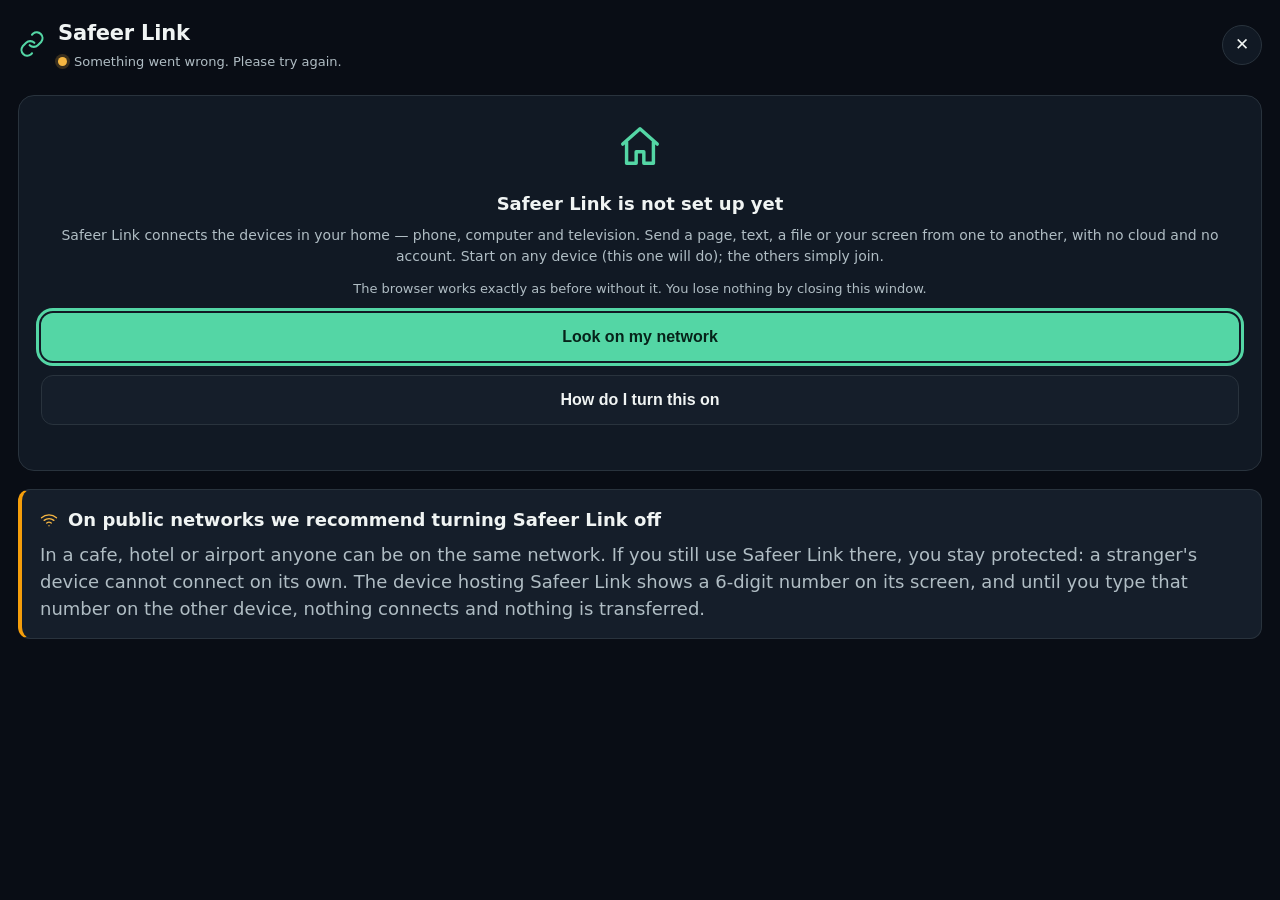
<file: assets/link/index.html>
<!doctype html>
<html lang="sl">
<head>
<meta charset="utf-8">
<meta name="viewport" content="width=device-width, initial-scale=1, viewport-fit=cover">
<title>Safeer Link</title>
<link rel="stylesheet" href="link.css">
<link rel="stylesheet" href="daljinec.css">
</head>
<body>

<!-- Vsa vidna besedila nosijo data-t; link.js jih napolni v jeziku uporabnika.
     Tu zapisana slovenscina je hkrati privzetek, ce bi se prevod kdaj izgubil. -->

<header class="glava">
  <div class="znak">
    <span class="logo"><svg viewBox="0 0 24 24" aria-hidden="true"><path d="M10 13a5 5 0 0 0 7 0l3-3a5 5 0 0 0-7-7l-1 1 M14 11a5 5 0 0 0-7 0l-3 3a5 5 0 0 0 7 7l1-1"/></svg></span>
    <div>
      <h1>Safeer Link</h1>
      <p class="stanjeVrstica">
        <span class="pika" id="pika"></span>
        <span id="podnaslov" data-t="preverjam">Preverjam …</span>
      </p>
    </div>
  </div>
  <button class="zapri" id="gumbZapri" aria-label="Zapri" data-t-naslov="zapri">✕</button>
</header>

<main>

  <!-- Vklop in izklop sta skupaj in na vrhu: kdor odpre Safeer Link, najprej odloca o tem. -->
  <div id="hubStikalo" hidden>
    <div class="stikaloVrstica">
      <button class="glavni" id="gumbHubVklopi" data-t="vklopiLink">Vklopi Safeer Link</button>
      <button class="drugotni" id="gumbHubIzklopi" data-t="izklopiLink">Izklopi Safeer Link</button>
    </div>
    <p class="opomba" id="opombaHubVklop"></p>
  </div>

  <!-- Stanje 4: sredisce tece v tem brskalniku (na televizorju, telefonu ali racunalniku). -->
  <section class="zaslon" id="zaslonHubTu" hidden>

    <div class="panel" id="panelPrijave" hidden>
      <h2 data-t="cakaPrijava">Naprava se želi povezati</h2>
      <ul class="seznam" id="seznamPrijav"></ul>
    </div>

    <div class="panel">
      <div class="vrsticaGlave">
        <h2 id="naslovHubTu">Ta naprava je središče</h2>
        <button class="drobniGumb" id="gumbHubOsvezi" data-t="osvezi">Osveži</button>
      </div>
      <p class="pojasnilo" data-t="tuPojasnilo">
        Naprave v domačem omrežju se povezujejo na to napravo. Ko se povežejo, si lahko med
        seboj pošiljajo strani, besedila, datoteke in zaslon.
      </p>
      <ul class="seznam" id="seznamHubNaprav"></ul>
      <p class="opomba" id="opombaHub"></p>
    </div>

  </section>

  <!-- Stanje 1: Huba ni -->
  <section class="zaslon" id="zaslonBrezHuba">
    <div class="kartica sredina">
      <div class="velikaIkona"><svg viewBox="0 0 24 24" aria-hidden="true"><path d="M3 11 12 3l9 8 M5 10v11h5v-6h4v6h5V10"/></svg></div>
      <h2 data-t="brezHubaNaslov">Safeer Link še ni vklopljen</h2>
      <p class="pojasnilo" data-t="brezHubaOpis">
        Safeer Link poveže tvoje naprave doma — telefon, računalnik in televizor. Z ene na
        drugo pošlješ stran, besedilo, datoteko ali zaslon, brez oblaka in brez računa.
        Ena naprava je središče (lahko tudi ta), ostale se povežejo nanjo.
      </p>
      <p class="pojasnilo drobno" data-t="brezHubaPomirilo">
        Brskalnik deluje povsem normalno tudi brez njega. Ničesar ne izgubiš, če to okno zapreš.
      </p>
      <button class="glavni" id="gumbPoisci" data-t="poisci">Poišči v mojem omrežju</button>
      <button class="drugotni" id="gumbNavodila" data-t="kakoDobim">Kako to vklopim</button>
      <p class="opomba" id="opombaIskanje"></p>
    </div>
  </section>

  <!-- Stanje 2: Hub je, a nas še ne pozna -->
  <section class="zaslon" id="zaslonSeznanitev" hidden>
    <div class="kartica sredina">
      <div class="velikaIkona"><svg viewBox="0 0 24 24" aria-hidden="true"><path d="M5 11h14v10H5z M8 11V7a4 4 0 0 1 8 0v4"/></svg></div>
      <h2 data-t="povežiNaslov">Poveži to napravo</h2>
      <p class="pojasnilo">
        <span data-t="hubNajdenNa">Safeer Link je na naslovu</span>
        <span class="poudarek" id="naslovHuba"></span>.
        <span data-t="zakajPotrditi">Da ti sme pošiljati in sinhronizirati, ga moraš enkrat potrditi.</span>
      </p>
      <!-- Nov postopek: kodo pokaze gostitelj, uporabnik jo prepise sem. -->
      <div class="koda" id="vnosKodeBlok" hidden>
        <p class="pojasnilo drobno" data-t="vnesiKodoOpis">
          Na napravi, kjer teče Safeer Link, se je izpisala 6-mestna številka. Prepiši jo sem.
        </p>
        <input class="vnosStevilke" id="vnosKode" type="text" inputmode="numeric"
               autocomplete="one-time-code" maxlength="6" placeholder="------"
               aria-label="Koda" />
        <button class="glavni" id="gumbVnesiKodo" data-t="povezi">Poveži</button>
        <p class="opomba" data-t="kodaVelja">Koda velja 5 minut.</p>
      </div>

      <div class="koda" id="kodaBlok" hidden>
        <p class="pojasnilo drobno" data-t="potrdiKodo">Kodo potrdi na napravi, kjer teče Safeer Link:</p>
        <div class="stevilke" id="kodaStevilke">------</div>
        <p class="opomba" data-t="kodaVelja">Koda velja 5 minut.</p>
      </div>
      <button class="glavni" id="gumbSeznani" data-t="poveziSSafeerLink">Poveži s Safeer Link</button>
      <p class="opomba" id="opombaSeznanitev"></p>
    </div>
  </section>

  <!-- Stanje 2b: Safeer Link je na novem naslovu (usmerjevalnik je podelil nov IP). -->
  <section class="zaslon" id="zaslonPreseljen" hidden>
    <div class="kartica sredina">
      <div class="velikaIkona"><svg viewBox="0 0 24 24" aria-hidden="true"><path d="M3 11 12 3l9 8 M5 10v11h5v-6h4v6h5V10"/></svg></div>
      <h2 data-t="preseljenNaslov">Safeer Link je na novem naslovu</h2>
      <p class="pojasnilo">
        <span data-t="preseljenOpis">Doma se javlja z drugega naslova kot doslej — običajno zato, ker mu je usmerjevalnik podelil novega. Potrdi, da je to tvoj Safeer Link.</span>
      </p>
      <p class="pojasnilo drobno"><span class="poudarek" id="noviNaslov"></span></p>
      <button class="glavni" id="gumbPotrdiNaslov" data-t="daPovezi">Da, poveži</button>
      <p class="opomba" id="opombaPreselitev"></p>
    </div>
  </section>

  <!-- Stanje 3: povezani. En sam zaslon, brez zavihkov: najprej dejanje, nato stanje. -->
  <section class="zaslon" id="zaslonPovezan" hidden>

    <!-- Deljenje zaslona tece: vidno na vrhu, dokler ga uporabnik ne prekine. -->
    <div class="panel zaslonTece" id="panelZaslonTece" hidden>
      <p class="oznaka"><svg viewBox="0 0 24 24" aria-hidden="true"><path d="M6.5 1.5h11a2.5 2.5 0 0 1 2.5 2.5v16a2.5 2.5 0 0 1-2.5 2.5h-11A2.5 2.5 0 0 1 4 20V4a2.5 2.5 0 0 1 2.5-2.5z M8 6h8v9H8z"/></svg> <span id="zaslonTeceBesedilo"></span></p>
      <button class="drugotni" id="gumbPrekiniZaslon" data-t="prekiniZaslon">Prekini deljenje zaslona</button>
    </div>

    <!-- Deljenje z izbrano napravo: zaslon, datoteka ali besedilo, nato en gumb. -->
    <div class="panel" id="panelDeljenje" hidden>
      <div class="vrsticaGlave">
        <h2 id="deljenjeNaslov">Deli z napravo</h2>
        <span class="gumbiGlave">
          <button class="drobniGumb" id="gumbPreimenuj" data-t="preimenuj">Preimenuj</button>
          <button class="drobniGumb" id="gumbOdstrani" data-t="odstrani" hidden>Odstrani</button>
          <button class="drobniGumb" id="gumbDeljenjeZapri" data-t="zapriDeljenje">Zapri</button>
        </span>
      </div>
      <div class="preimenuj" id="preimenujBlok" hidden>
        <input class="vnosImena" id="vnosImena" type="text" maxlength="64" />
        <button class="drugotni tanek" id="gumbShraniIme" data-t="shraniIme">Shrani ime</button>
      </div>
      <button class="glavni" id="gumbDaljinec" hidden><svg viewBox="0 0 24 24" aria-hidden="true" style="width:18px;height:18px;margin-right:6px"><path d="M8 2h8a2 2 0 0 1 2 2v16a2 2 0 0 1-2 2H8a2 2 0 0 1-2-2V4a2 2 0 0 1 2-2z M12 6v.1 M10 11h4 M12 9v4 M10 17h4"/></svg><span data-t="daljinec">Daljinec</span></button>
      <p class="pojasnilo drobno" id="opisIzbire" data-t="izberiVsebino">Kaj želiš deliti s to napravo?</p>
      <div class="izbire" id="izbireDeljenja">
        <button class="izbira" data-vrsta="zaslon"><svg viewBox="0 0 24 24" aria-hidden="true"><path d="M6.5 1.5h11a2.5 2.5 0 0 1 2.5 2.5v16a2.5 2.5 0 0 1-2.5 2.5h-11A2.5 2.5 0 0 1 4 20V4a2.5 2.5 0 0 1 2.5-2.5z M8 6h8v9H8z"/></svg> <span data-t="deliZaslon">Zaslon</span></button>
        <button class="izbira" data-vrsta="datoteka"><svg viewBox="0 0 24 24" aria-hidden="true"><path d="M3 6h6l2 2h10v11H3z"/></svg> <span data-t="deliDatoteka">Datoteka</span></button>
        <button class="izbira" data-vrsta="besedilo"><svg viewBox="0 0 24 24" aria-hidden="true"><path d="M4 4h16v12H9l-5 4z"/></svg> <span data-t="deliBesedilo">Besedilo</span></button>
      </div>
      <p class="pojasnilo drobno" id="deljenjeOpis"></p>
      <textarea class="vnosBesedila" id="deljenjeBesedilo" rows="4" hidden></textarea>
      <button class="glavni" id="gumbPosljiNaNapravo" hidden data-t="posljiNaNapravo">Pošlji na napravo</button>
      <p class="opomba" id="opombaDeljenje"></p>
    </div>

    <div class="panel" id="panelCast" hidden>
      <h2 data-t="posljiStran">Pošlji to stran</h2>
      <div class="kartica tesno">
        <p class="oznaka" data-t="odprtoVBrskalniku">Odprto v brskalniku</p>
        <p class="naslovStrani" id="naslovStrani">—</p>
        <p class="urlStrani" id="urlStrani"></p>
      </div>
      <ul class="seznam" id="seznamPrejemnikov"></ul>
      <p class="opomba" id="opombaCast"></p>

      <div class="predvajalnik" id="predvajalnik" hidden>
        <p class="oznaka">
          <span data-t="predvajaSeNa">Predvaja se na</span> <span id="imePrejemnika"></span>
        </p>
        <p class="naslovStrani" id="naslovPredvajanja">—</p>
        <div class="crta"><div class="crtaNapolnjena" id="crtaNapolnjena"></div></div>
        <p class="cas"><span id="casPolozaj">0:00</span> / <span id="casTrajanje">0:00</span></p>
        <div class="tipke">
          <button data-ukaz="nazaj"><svg viewBox="0 0 24 24" aria-hidden="true"><path d="M11 19 2 12l9-7z M21 19l-9-7 9-7z"/></svg><span data-t="nazaj10">10 s</span></button>
          <button data-ukaz="pause"><svg viewBox="0 0 24 24" aria-hidden="true"><path d="M7 5h3v14H7z M14 5h3v14h-3z"/></svg><span data-t="pavza">Pavza</span></button>
          <button data-ukaz="play"><svg viewBox="0 0 24 24" aria-hidden="true"><path d="M6 4l14 8-14 8z"/></svg><span data-t="predvajaj">Predvajaj</span></button>
          <button data-ukaz="naprej"><svg viewBox="0 0 24 24" aria-hidden="true"><path d="M13 5l9 7-9 7z M3 5l9 7-9 7z"/></svg><span data-t="naprej10">10 s</span></button>
        </div>
      </div>
    </div>

    <!-- Samo televizor: dovoljenje, da se Safeer odpre sam ob ukazu ali strani s telefona. -->
    <div class="panel opozoriloOspredje" id="opozoriloOspredje" hidden>
      <p class="pojasnilo" data-t="ospredjeOpis">Da se Safeer odpre sam, ko mu s telefona pošlješ stran ali ukaz, mu enkrat dovoli prekrivanje drugih aplikacij.</p>
      <button class="drugotni tanek" id="gumbDovoliOspredje" data-t="ospredjeDovoli">Dovoli</button>
    </div>

    <div class="panel" id="panelNaprave">
      <div class="vrsticaGlave">
        <h2 data-t="povezaneNaprave">Povezane naprave</h2>
        <button class="drobniGumb" id="gumbOsvezi" data-t="osvezi">Osveži</button>
      </div>
      <ul class="seznam" id="seznamNaprav"></ul>
      <p class="opomba" id="opombaNaprave" data-t="povezujem">Povezujem se …</p>
      <button class="drugotni tanek" id="gumbPozabi" hidden data-t="pozabiNapravo">
        Pozabi to napravo
      </button>
      <p class="opomba" id="opombaPozabi"></p>
    </div>

    <!-- Samo Safeer Control: mape na tem racunalniku, ki jih sme videti televizor (Safeer OS). -->
    <div class="panel" id="panelMape" hidden>
      <h2 data-t="mapeNaslov">Datoteke za televizor</h2>
      <p class="pojasnilo" data-t="mapeOpis">
        Izbrane mape vidi Safeer OS na televizorju — filmi, glasba in slike se predvajajo naravnost s tega računalnika, samo v domačem omrežju.
      </p>
      <ul class="seznam" id="seznamMape"></ul>
      <p class="opomba" id="opombaMape" data-t="mapePrazno">Ni izbrane nobene mape. Televizor ne vidi nič.</p>
      <button class="drugotni" id="gumbDodajMapo" data-t="mapeDodaj">Dodaj mapo</button>
      <button class="drugotni" id="gumbStandardneMape" data-t="mapeStandardne">Deli Videi, Glasba in Slike</button>
    </div>

    <div class="panel" id="panelSync">
      <h2 data-t="sinhronizacija">Sinhronizacija</h2>
      <p class="pojasnilo" data-t="syncOpis">
        Zaznamki potujejo med tvojimi napravami prek domačega Safeer Linka.
        Nič ne gre v oblak.
      </p>
      <ul class="seznam" id="seznamSync"></ul>
      <p class="opomba" id="opombaSync" data-t="syncPrivzeto">Sinhronizacija se vklopi, ko jo potrdiš — do takrat se ne pošlje nič.</p>
    </div>

  </section>

  <!-- Stanje 5: daljinec za izbrano napravo (Safeer Control prek Safeer Linka).
       Vsa besedila napolni daljinec.js v jeziku uporabnika; slovenscina je privzetek. -->
  <section class="zaslon daljinec" id="zaslonDaljinec" hidden>

    <div class="daljinecGlava">
      <button class="daljinecNazaj" id="daljinecNazaj" aria-label="Nazaj" data-d-naslov="nazajNaLink">
        <svg viewBox="0 0 24 24" aria-hidden="true"><path d="M15 5l-7 7 7 7"/></svg>
      </button>
      <div class="daljinecNaprava">
        <p class="oznaka" data-d="upravljam">Upravljam</p>
        <h2 id="daljinecIme">Televizor</h2>
        <p class="daljinecStanje" id="daljinecStanje"></p>
        <p class="daljinecSredisce" id="daljinecSredisce"></p>
      </div>
      <button class="daljinecPosnetekGumb" id="daljinecPosnetekGumb" data-d-naslov="pokaziZaslon" aria-label="Pokaži zaslon">
        <svg viewBox="0 0 24 24" aria-hidden="true"><path d="M2 5h20v13H2z M8 21h8"/></svg>
      </button>
    </div>

    <!-- Posnetek zaslona naprave: pokaze se na zahtevo, lahko se osvezuje sam. -->
    <div class="daljinecPosnetek" id="daljinecPosnetek" hidden>
      <img id="daljinecSlika" alt="" />
      <div class="daljinecPosnetekVrstica">
        <span class="opomba" id="daljinecPosnetekOpomba"></span>
        <label class="daljinecStikalo"><input type="checkbox" id="daljinecSamodejno" /> <span data-d="samodejno">Samodejno</span></label>
      </div>
    </div>

    <!-- Glas: en velik gumb, pod njim, kar je bilo sliseno in kaj se je zgodilo. -->
    <div class="daljinecGlas" id="daljinecGlas">
      <button class="mikrofon" id="daljinecMikrofon" aria-label="Govori" data-d-naslov="govori">
        <svg viewBox="0 0 24 24" aria-hidden="true"><path d="M12 2a3 3 0 0 1 3 3v6a3 3 0 0 1-6 0V5a3 3 0 0 1 3-3z M5 11a7 7 0 0 0 14 0 M12 18v4 M8 22h8"/></svg>
      </button>
      <p class="daljinecSliseno" id="daljinecSliseno" data-d="govoriNamig">Pritisni in povej, npr. »odpri YouTube« ali »glasneje«</p>
      <p class="daljinecOdgovor" id="daljinecOdgovor"></p>
      <form class="daljinecVnos" id="daljinecVnosObrazec">
        <input type="text" id="daljinecVnos" autocomplete="off" data-d-placeholder="vnosNamig" placeholder="Ukaz, stran ali iskanje …" />
        <button type="submit" class="daljinecPoslji" aria-label="Pošlji" data-d-naslov="poslji"><svg viewBox="0 0 24 24" aria-hidden="true"><path d="M4 12h14 M13 6l6 6-6 6"/></svg></button>
      </form>
    </div>

    <!-- Hitre tipke in smerni kriz. -->
    <div class="daljinecTipke">
      <div class="daljinecVrsta">
        <button class="dTipka" data-tipka="home"><svg viewBox="0 0 24 24" aria-hidden="true"><path d="M3 11 12 3l9 8 M5 10v11h5v-6h4v6h5V10"/></svg><span data-d="domov">Domov</span></button>
        <button class="dTipka" data-tipka="back"><svg viewBox="0 0 24 24" aria-hidden="true"><path d="M15 5l-7 7 7 7"/></svg><span data-d="nazaj">Nazaj</span></button>
        <button class="dTipka" data-tipka="play_pause"><svg viewBox="0 0 24 24" aria-hidden="true"><path d="M5 4l9 8-9 8z M17 4h3v16h-3z"/></svg><span data-d="predvajaj">Predvajaj</span></button>
        <button class="dTipka" data-tipka="menu"><svg viewBox="0 0 24 24" aria-hidden="true"><path d="M4 6h16 M4 12h16 M4 18h16"/></svg><span data-d="meni">Meni</span></button>
      </div>

      <div class="daljinecSredina">
        <div class="dpad" id="daljinecDpad">
          <button class="dpadTipka gor" data-tipka="up" aria-label="Gor"><svg viewBox="0 0 24 24" aria-hidden="true"><path d="M6 15l6-6 6 6"/></svg></button>
          <button class="dpadTipka levo" data-tipka="left" aria-label="Levo"><svg viewBox="0 0 24 24" aria-hidden="true"><path d="M15 6l-6 6 6 6"/></svg></button>
          <button class="dpadTipka ok" data-tipka="ok" aria-label="OK">OK</button>
          <button class="dpadTipka desno" data-tipka="right" aria-label="Desno"><svg viewBox="0 0 24 24" aria-hidden="true"><path d="M9 6l6 6-6 6"/></svg></button>
          <button class="dpadTipka dol" data-tipka="down" aria-label="Dol"><svg viewBox="0 0 24 24" aria-hidden="true"><path d="M6 9l6 6 6-6"/></svg></button>
        </div>
        <div class="glasnost" id="daljinecGlasnost">
          <button class="glasnostTipka" data-glasnost="up" aria-label="Glasneje"><svg viewBox="0 0 24 24" aria-hidden="true"><path d="M12 5v14 M5 12h14"/></svg></button>
          <div class="glasnostStolpec" id="daljinecGlasnostStolpec"><div class="glasnostRaven" id="daljinecGlasnostRaven"></div></div>
          <span class="glasnostVrednost" id="daljinecGlasnostVrednost">–</span>
          <button class="glasnostTipka" data-glasnost="down" aria-label="Tišje"><svg viewBox="0 0 24 24" aria-hidden="true"><path d="M5 12h14"/></svg></button>
          <button class="glasnostTipka utisaj" data-glasnost="toggle_mute" aria-label="Utišaj"><svg viewBox="0 0 24 24" aria-hidden="true"><path d="M4 9v6h4l5 4V5L8 9z M16 9l5 6 M21 9l-5 6"/></svg></button>
        </div>
      </div>

      <div class="daljinecVrsta drsenje" id="daljinecDrsenje">
        <button class="dTipka" data-drsenje="up"><svg viewBox="0 0 24 24" aria-hidden="true"><path d="M6 14l6-6 6 6"/></svg><span data-d="stranGor">Stran gor</span></button>
        <button class="dTipka" data-drsenje="down"><svg viewBox="0 0 24 24" aria-hidden="true"><path d="M6 10l6 6 6-6"/></svg><span data-d="stranDol">Stran dol</span></button>
        <button class="dTipka" data-tipka="previous"><svg viewBox="0 0 24 24" aria-hidden="true"><path d="M11 19 2 12l9-7z M21 19l-9-7 9-7z"/></svg><span data-d="prejsnji">Prejšnji</span></button>
        <button class="dTipka" data-tipka="next"><svg viewBox="0 0 24 24" aria-hidden="true"><path d="M13 5l9 7-9 7z M3 5l9 7-9 7z"/></svg><span data-d="naslednji">Naslednji</span></button>
      </div>
    </div>

    <!-- Aplikacije na napravi: prave, z ikonami, ne vnaprej izbrane. -->
    <div class="panel" id="daljinecAplikacijePanel">
      <div class="vrsticaGlave">
        <h2 id="daljinecAplikacijeNaslov">Aplikacije na napravi</h2>
        <button class="drobniGumb" id="daljinecAplikacijeOsvezi" data-d="osvezi">Osveži</button>
      </div>
      <div class="aplikacije" id="daljinecAplikacije"></div>
      <p class="opomba" id="daljinecAplikacijeOpomba"></p>
    </div>

    <!-- Redkeje: vzdrzevanje. -->
    <div class="panel" id="daljinecVecPanel">
      <details class="daljinecVec">
        <summary data-d="vec">Več</summary>
        <div class="tipke">
          <button data-ukaz="restart"><span data-d="znovaZazeni">Znova zaženi Safeer</span></button>
          <button data-ukaz="clear_cache"><span data-d="pocistiPredpomnilnik">Počisti predpomnilnik</span></button>
          <button data-ukaz="status"><span data-d="stanjeNaprave">Stanje naprave</span></button>
        </div>
        <p class="opomba" id="daljinecVecOpomba"></p>
      </details>
    </div>

  </section>

  <!-- Vedno vidno, na dnu: kaj velja v javnih omrezjih in zakaj si kljub temu zascite. -->
  <footer class="opozoriloWifi">
    <p class="wifiNaslov"><span class="wifiIkona"><svg viewBox="0 0 24 24" aria-hidden="true"><path d="M2 9a15 15 0 0 1 20 0 M5.5 12.5a10 10 0 0 1 13 0 M9 16a5 5 0 0 1 6 0 M12 19.5v.1"/></svg></span>
      <span data-t="javniWifiNaslov">V javnih omrežjih priporočamo, da je Safeer Link izklopljen</span>
    </p>
    <p class="wifiOpis" data-t="javniWifiOpis">
      V kavarni, hotelu ali na letališču je v istem omrežju lahko kdorkoli. Če Safeer Link tam kljub temu
      uporabljaš, ostaneš zaščiten: tuja naprava se ne more povezati sama. Naprava, ki gosti Safeer Link,
      izpiše na svojem zaslonu 6-mestno številko, in dokler te številke ne vtipkaš na drugi napravi,
      se ne poveže nič in se ne prenese nič.
    </p>
  </footer>

</main>

<script src="link.js"></script>
<script src="daljinec.js"></script>
</body>
</html>
</file>
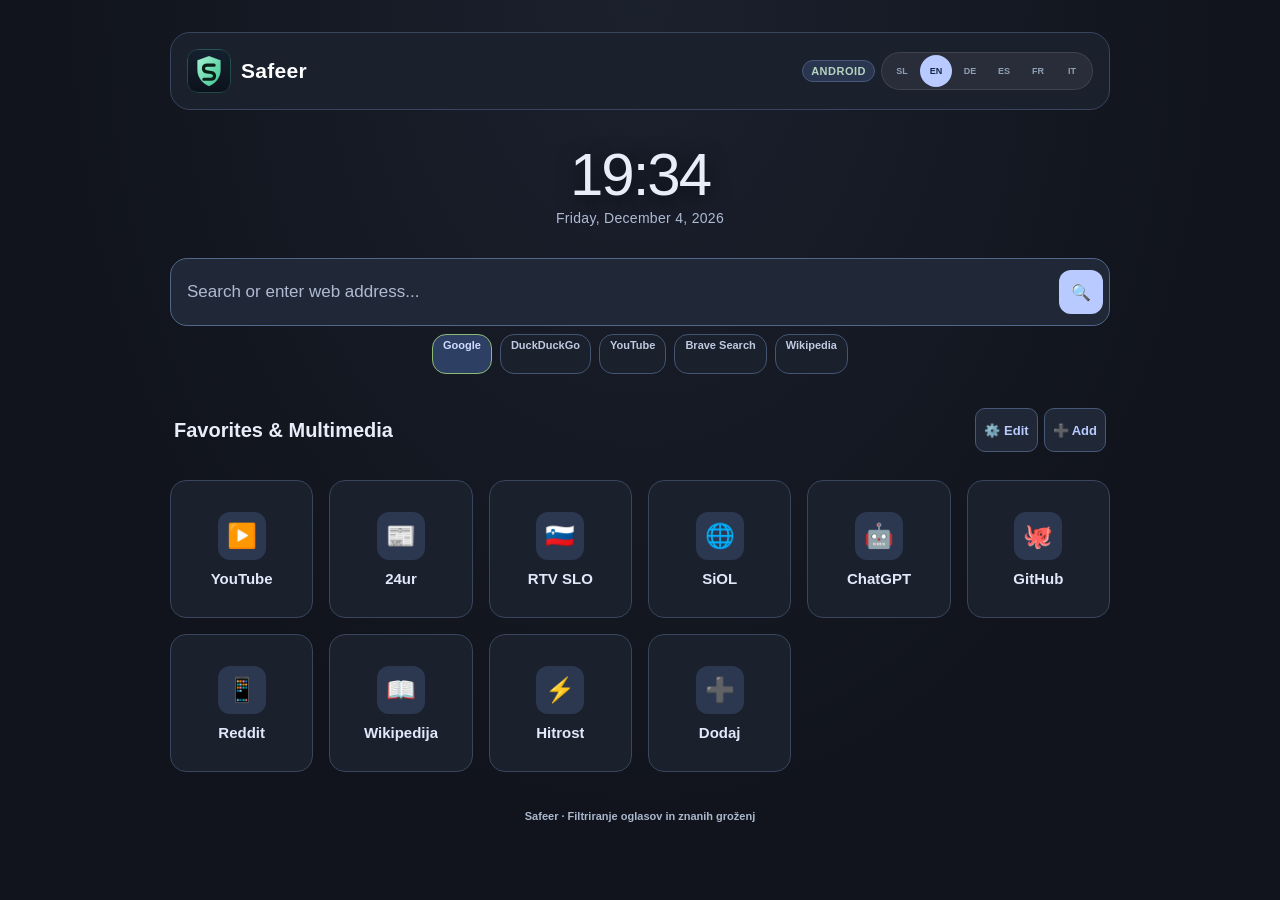
<file: assets/brave_home.html>
<!DOCTYPE html>
<html lang="sl">
<head>
    <meta charset="UTF-8">
    <meta name="viewport" content="width=device-width, initial-scale=1.0">
    <title>Safeer Browser - Začetna stran</title>
    <style>
        * {
            margin: 0;
            padding: 0;
            box-sizing: border-box;
            -webkit-tap-highlight-color: transparent;
            font-family: -apple-system, BlinkMacSystemFont, "Segoe UI", Roboto, Helvetica, Arial, sans-serif;
            user-select: none;
        }

        body {
            background-color: #05070d;
            background-image: 
                radial-gradient(circle at 50% 0%, rgba(255, 85, 0, 0.12) 0%, transparent 50%),
                radial-gradient(circle at 10% 30%, rgba(120, 40, 200, 0.08) 0%, transparent 40%),
                radial-gradient(circle at 90% 60%, rgba(0, 210, 255, 0.08) 0%, transparent 40%);
            color: #ffffff;
            min-height: 100vh;
            display: flex;
            flex-direction: column;
            align-items: center;
            padding: 24px 16px 40px 16px;
            overflow-x: hidden;
        }

        .container {
            width: 100%;
            max-width: 480px;
            display: flex;
            flex-direction: column;
            align-items: center;
            gap: 20px;
        }

        /* 🦁 Brave Shield Privacy Card */
        .shield-card {
            width: 100%;
            background: rgba(255, 255, 255, 0.04);
            backdrop-filter: blur(24px);
            -webkit-backdrop-filter: blur(24px);
            border: 1px solid rgba(255, 255, 255, 0.08);
            border-radius: 20px;
            padding: 16px 18px;
            box-shadow: 0 8px 32px rgba(0, 0, 0, 0.4);
            display: flex;
            flex-direction: column;
            gap: 14px;
        }

        .shield-header {
            display: flex;
            align-items: center;
            justify-content: space-between;
        }

        .shield-title {
            display: flex;
            align-items: center;
            gap: 8px;
            font-size: 15px;
            font-weight: 700;
            letter-spacing: 0.3px;
            color: #ffffff;
        }

        .shield-icon {
            font-size: 18px;
            background: linear-gradient(135deg, #ff5500, #ff8800);
            -webkit-background-clip: text;
            -webkit-text-fill-color: transparent;
        }

        .shield-badge {
            font-size: 11px;
            font-weight: 700;
            padding: 4px 8px;
            border-radius: 12px;
            background: rgba(0, 230, 118, 0.15);
            color: #00e676;
            border: 1px solid rgba(0, 230, 118, 0.3);
            text-transform: uppercase;
            letter-spacing: 0.5px;
        }

        .stats-grid {
            display: grid;
            grid-template-columns: repeat(3, 1fr);
            gap: 10px;
        }

        .stat-box {
            display: flex;
            flex-direction: column;
            align-items: center;
            text-align: center;
            background: rgba(0, 0, 0, 0.25);
            border: 1px solid rgba(255, 255, 255, 0.05);
            border-radius: 14px;
            padding: 10px 6px;
        }

        .stat-val {
            font-size: 18px;
            font-weight: 800;
            line-height: 1.2;
            margin-bottom: 2px;
        }

        .stat-val.ads {
            background: linear-gradient(135deg, #ff5500, #ff9100);
            -webkit-background-clip: text;
            -webkit-text-fill-color: transparent;
        }

        .stat-val.data {
            background: linear-gradient(135deg, #00d2ff, #0088ff);
            -webkit-background-clip: text;
            -webkit-text-fill-color: transparent;
        }

        .stat-val.time {
            background: linear-gradient(135deg, #00e676, #00b0ff);
            -webkit-background-clip: text;
            -webkit-text-fill-color: transparent;
        }

        .stat-lbl {
            font-size: 10px;
            font-weight: 600;
            color: #8b9bb4;
            text-transform: uppercase;
            letter-spacing: 0.4px;
        }

        /* 🕒 Clock & Date Widget */
        .clock-widget {
            display: flex;
            flex-direction: column;
            align-items: center;
            margin: 6px 0;
        }

        .clock-time {
            font-size: 46px;
            font-weight: 800;
            letter-spacing: -1px;
            color: #ffffff;
            text-shadow: 0 4px 20px rgba(0, 0, 0, 0.6);
            line-height: 1.1;
        }

        .clock-date {
            font-size: 13px;
            font-weight: 500;
            color: #9aa8bd;
            text-transform: capitalize;
            letter-spacing: 0.3px;
            margin-top: 2px;
        }

        /* 🔍 Search Widget */
        .search-card {
            width: 100%;
            display: flex;
            flex-direction: column;
            gap: 8px;
        }

        .search-bar-wrapper {
            position: relative;
            width: 100%;
            display: flex;
            align-items: center;
            background: rgba(255, 255, 255, 0.07);
            border: 1px solid rgba(255, 255, 255, 0.12);
            border-radius: 28px;
            padding: 4px 6px 4px 16px;
            box-shadow: 0 4px 20px rgba(0, 0, 0, 0.35);
            transition: all 0.2s ease;
        }

        .search-bar-wrapper:focus-within {
            border-color: #ff5500;
            background: rgba(255, 255, 255, 0.1);
            box-shadow: 0 0 20px rgba(255, 85, 0, 0.35);
        }

        .search-input {
            flex: 1;
            background: transparent;
            border: none;
            outline: none;
            color: #ffffff;
            font-size: 15px;
            font-weight: 500;
            padding: 8px 0;
            user-select: text;
        }

        .search-input::placeholder {
            color: #7b8a9e;
        }

        .search-btn {
            width: 38px;
            height: 38px;
            border-radius: 50%;
            background: linear-gradient(135deg, #ff5500, #ff7700);
            border: none;
            outline: none;
            color: #ffffff;
            font-size: 16px;
            display: flex;
            align-items: center;
            justify-content: center;
            cursor: pointer;
            box-shadow: 0 2px 8px rgba(255, 85, 0, 0.4);
            transition: transform 0.15s ease;
        }

        .search-btn:active {
            transform: scale(0.9);
        }

        .engine-chips {
            display: flex;
            align-items: center;
            justify-content: center;
            gap: 6px;
            flex-wrap: wrap;
        }

        .engine-chip {
            font-size: 11px;
            font-weight: 600;
            padding: 4px 10px;
            border-radius: 14px;
            background: rgba(255, 255, 255, 0.05);
            border: 1px solid rgba(255, 255, 255, 0.08);
            color: #8c9ba8;
            cursor: pointer;
            transition: all 0.15s ease;
        }

        .engine-chip.active {
            background: rgba(255, 85, 0, 0.2);
            border-color: #ff5500;
            color: #ff8833;
        }

        /* ⭐ Top Sites / Speed Dial Grid */
        .section-header {
            width: 100%;
            display: flex;
            align-items: center;
            justify-content: space-between;
            margin-top: 6px;
            padding: 0 4px;
        }

        .section-title {
            font-size: 13px;
            font-weight: 700;
            color: #7f91a8;
            text-transform: uppercase;
            letter-spacing: 0.6px;
        }

        .section-edit-btn {
            font-size: 11px;
            font-weight: 600;
            padding: 3px 8px;
            border-radius: 8px;
            background: rgba(255, 255, 255, 0.08);
            border: 1px solid rgba(255, 255, 255, 0.12);
            color: #d1dbe8;
            cursor: pointer;
            transition: all 0.15s ease;
        }

        .mob-lang-toggle {
            display: flex;
            gap: 2px;
            background: rgba(255, 255, 255, 0.06);
            padding: 2px 4px;
            border-radius: 999px;
            border: 1px solid rgba(255, 255, 255, 0.1);
        }

        .mob-lang-opt {
            font-size: 9px;
            font-weight: 700;
            color: #8fa0b5;
            padding: 2px 5px;
            border-radius: 999px;
            cursor: pointer;
            transition: all 0.15s ease;
        }

        .mob-lang-opt.active {
            background: #ff5500;
            color: #ffffff;
        }

        .section-edit-btn.active {
            background: rgba(255, 85, 0, 0.25);
            border-color: #ff5500;
            color: #ff8833;
        }

        .favorites-grid {
            width: 100%;
            display: grid;
            grid-template-columns: repeat(4, 1fr);
            gap: 14px 10px;
        }

        .favorite-tile {
            display: flex;
            flex-direction: column;
            align-items: center;
            gap: 6px;
            cursor: pointer;
            text-decoration: none;
            transition: transform 0.15s ease;
            position: relative;
        }

        .favorite-tile:active {
            transform: scale(0.92);
        }

        .tile-icon-wrapper {
            position: relative;
            width: 56px;
            height: 56px;
            border-radius: 18px;
            background: rgba(255, 255, 255, 0.06);
            backdrop-filter: blur(16px);
            border: 1px solid rgba(255, 255, 255, 0.1);
            display: flex;
            align-items: center;
            justify-content: center;
            font-size: 24px;
            box-shadow: 0 4px 14px rgba(0, 0, 0, 0.3);
            transition: all 0.2s ease;
        }

        .tile-delete-btn {
            position: absolute;
            top: -6px;
            right: -6px;
            width: 22px;
            height: 22px;
            border-radius: 50%;
            background: #ef4444;
            color: #ffffff;
            font-size: 11px;
            font-weight: 800;
            display: flex;
            align-items: center;
            justify-content: center;
            box-shadow: 0 2px 8px rgba(0, 0, 0, 0.6);
            border: 2px solid #05070d;
            z-index: 10;
        }

        .favorite-tile:hover .tile-icon-wrapper {
            border-color: rgba(255, 255, 255, 0.3);
            background: rgba(255, 255, 255, 0.1);
        }

        .tile-name {
            font-size: 11px;
            font-weight: 600;
            color: #d1dbe8;
            text-align: center;
            white-space: nowrap;
            overflow: hidden;
            text-overflow: ellipsis;
            max-width: 68px;
        }

        /* 🛡️ Footer Security Status */
        .footer-badge {
            margin-top: 10px;
            display: flex;
            align-items: center;
            gap: 6px;
            font-size: 11px;
            font-weight: 600;
            color: #5c6c80;
        }

        .pulse-dot {
            width: 6px;
            height: 6px;
            border-radius: 50%;
            background: #00e676;
            box-shadow: 0 0 8px #00e676;
            animation: pulse 2s infinite;
        }

        @keyframes pulse {
            0% { opacity: 0.4; }
            50% { opacity: 1; }
            100% { opacity: 0.4; }
        }
    </style>
<link rel="stylesheet" href="safeer-home.css">
</head>
<body>

<div class="container">

    <!-- 🦁 1. Brave Shield Dashboard Stats -->
    <div class="shield-card">
        <div class="shield-header">
            <div class="shield-title">
                <img class="safeer-logo" src="safeer-mark.svg" width="44" height="44" alt="">
                <span>Safeer</span>
            </div>
            <div style="display:flex; align-items:center; gap:6px;">
                <span class="shield-badge">Android</span>
                <div class="mob-lang-toggle">
                    <span class="mob-lang-opt active" data-lang="sl" onclick="setMobileLanguage('sl')">SL</span>
                    <span class="mob-lang-opt" data-lang="en" onclick="setMobileLanguage('en')">EN</span>
                    <span class="mob-lang-opt" data-lang="de" onclick="setMobileLanguage('de')">DE</span>
                    <span class="mob-lang-opt" data-lang="es" onclick="setMobileLanguage('es')">ES</span>
                    <span class="mob-lang-opt" data-lang="fr" onclick="setMobileLanguage('fr')">FR</span>
                    <span class="mob-lang-opt" data-lang="it" onclick="setMobileLanguage('it')">IT</span>
                </div>
            </div>
        </div>
    </div>

    <!-- 🕒 2. Clock & Date Widget -->
    <div class="clock-widget">
        <div class="clock-time" id="clockTime">13:15</div>
        <div class="clock-date" id="clockDate">sobota, 29. avgust 2026</div>
    </div>

    <!-- 🔍 3. Omnibox / Search Widget -->
    <div class="search-card">
        <form class="search-bar-wrapper" id="searchForm" onsubmit="return handleSearch(event)">
            <input type="text" class="search-input" id="searchInput" aria-label="Išči ali vnesi naslov" enterkeyhint="go" placeholder="Iščite ali vnesite naslov spleta..." autocomplete="off" autocorrect="off">
            <button type="submit" class="search-btn">🔍</button>
        </form>
        <div class="engine-chips">
            <div class="engine-chip active" onclick="setEngine('google', this)">Google</div>
            <div class="engine-chip" onclick="setEngine('duckduckgo', this)">DuckDuckGo</div>
            <div class="engine-chip" onclick="setEngine('youtube', this)">YouTube</div>
            <div class="engine-chip" onclick="setEngine('brave', this)">Brave Search</div>
            <div class="engine-chip" onclick="setEngine('wikipedia', this)">Wikipedia</div>
        </div>
    </div>

    <!-- ⭐ 4. Priljubljene strani in multimedija -->
    <div class="section-header">
        <div class="section-title" data-i18n="fav_title">Tvoje priljubljene strani</div>
        <div style="display:flex; gap:6px;">
            <button type="button" class="section-edit-btn" id="btnEditFavs" onclick="toggleEditFavorites()" data-i18n="btn_edit">⚙️ Uredi</button>
            <button type="button" class="section-edit-btn" onclick="addNewFavorite()" data-i18n="btn_add">➕ Dodaj</button>
        </div>
    </div>

    <div class="favorites-grid" id="favoritesGrid">
        <!-- Generirano dinamično iz shrambe -->
    </div>

    <!-- 🛡️ Footer -->
    <div class="footer-badge">
        <div class="pulse-dot"></div>
        <span>Safeer · Filtriranje oglasov in znanih groženj</span>
    </div>

</div>

<script>
    var currentEngine = 'google';

    function setEngine(engine, el) {
        currentEngine = engine;
        var chips = document.querySelectorAll('.engine-chip');
        chips.forEach(function(c) { c.classList.remove('active'); });
        if (el) el.classList.add('active');
        
        var input = document.getElementById('searchInput');
        if (engine === 'youtube') input.placeholder = 'Išči na YouTube...';
        else if (engine === 'wikipedia') input.placeholder = 'Išči v Wikipediji...';
        else if (engine === 'duckduckgo') input.placeholder = 'Zasebno iskanje DuckDuckGo...';
        else if (engine === 'brave') input.placeholder = 'Brave Search...';
        else input.placeholder = 'Iščite ali vnesite naslov spleta...';
        input.focus();
    }

    function handleSearch(e) {
        if (e) e.preventDefault();
        var q = document.getElementById('searchInput').value.trim();
        if (!q) return false;

        var targetUrl = '';
        if (q.startsWith('http://') || q.startsWith('https://')) {
            targetUrl = q;
        } else if (q.includes('.') && !q.includes(' ')) {
            targetUrl = 'https://' + q;
        } else {
            if (currentEngine === 'youtube') {
                targetUrl = 'https://m.youtube.com/results?search_query=' + encodeURIComponent(q);
            } else if (currentEngine === 'duckduckgo') {
                targetUrl = 'https://duckduckgo.com/?q=' + encodeURIComponent(q);
            } else if (currentEngine === 'brave') {
                targetUrl = 'https://search.brave.com/search?q=' + encodeURIComponent(q);
            } else if (currentEngine === 'wikipedia') {
                targetUrl = 'https://sl.wikipedia.org/w/index.php?search=' + encodeURIComponent(q);
            } else {
                targetUrl = 'https://www.google.com/search?q=' + encodeURIComponent(q);
            }
        }
        openUrl(targetUrl);
        return false;
    }

    function openUrl(url) {
        if (!url) return;
        if (window.SafeerBridge && typeof window.SafeerBridge.navigate === 'function') {
            try {
                window.SafeerBridge.navigate(url);
                return;
            } catch (err) {
                console.error('SafeerBridge navigate error:', err);
            }
        }
        window.location.href = url;
    }

    // --- Dynamic Favorites & Multimedia Engine ---
    var isEditFavoritesMode = false;
    var defaultFavoritesList = [
        { title: "YouTube", url: "https://www.youtube.com", mark: "▶️", color: "#cc0000" },
        { title: "24ur", url: "https://www.24ur.com", mark: "📰", color: "#1256a8" },
        { title: "RTV SLO", url: "https://www.rtvslo.si/", mark: "🇸🇮", color: "#0284c7" },
        { title: "SiOL", url: "https://siol.net", mark: "🌐", color: "#0ea5e9" },
        { title: "ChatGPT", url: "https://chatgpt.com", mark: "🤖", color: "#10a37f" },
        { title: "GitHub", url: "https://github.com", mark: "🐙", color: "#64748b" },
        { title: "Reddit", url: "https://www.reddit.com", mark: "📱", color: "#ff4500" },
        { title: "Wikipedija", url: "https://sl.wikipedia.org", mark: "📖", color: "#94a3b8" },
        { title: "Hitrost", url: "https://www.speedtest.net", mark: "⚡", color: "#10b981" }
    ];

    function getMobileFavorites() {
        try {
            var raw = localStorage.getItem('safeer_mobile_favs_v2');
            if (raw) {
                var arr = JSON.parse(raw);
                if (Array.isArray(arr) && arr.length > 0) {
                    var modified = false;
                    arr.forEach(function(item) {
                        if (item.title === 'RTV SLO' || (item.url && item.url.indexOf('rtvslo.si') !== -1)) {
                            if (item.url !== 'https://www.rtvslo.si/' || item.mark !== '🇸🇮') {
                                item.url = 'https://www.rtvslo.si/';
                                item.mark = '🇸🇮';
                                modified = true;
                            }
                        }
                    });
                    if (modified) {
                        localStorage.setItem('safeer_mobile_favs_v2', JSON.stringify(arr));
                    }
                    return arr;
                }
            }
        } catch(e) {}
        return defaultFavoritesList;
    }

    function saveMobileFavorites(arr) {
        try {
            localStorage.setItem('safeer_mobile_favs_v2', JSON.stringify(arr));
        } catch(e) {}
        renderFavorites();
    }

    function toggleEditFavorites() {
        isEditFavoritesMode = !isEditFavoritesMode;
        var btn = document.getElementById('btnEditFavs');
        if (btn) {
            btn.textContent = isEditFavoritesMode ? '✓ Končano' : '⚙️ Uredi';
            if (isEditFavoritesMode) btn.classList.add('active');
            else btn.classList.remove('active');
        }
        renderFavorites();
    }

    function renderFavorites() {
        var grid = document.getElementById('favoritesGrid');
        if (!grid) return;
        var list = getMobileFavorites();
        grid.innerHTML = '';

        list.forEach(function(item, index) {
            var tile = document.createElement('button');
            tile.type = 'button';
            tile.className = 'favorite-tile';
            var mark = document.createElement('span');
            mark.className = 'tile-icon-wrapper';
            mark.textContent = item.mark || '🌐';
            var label = document.createElement('span');
            label.className = 'tile-name';
            label.textContent = item.title;
            tile.appendChild(mark); tile.appendChild(label);
            if (isEditFavoritesMode) {
                // Keep delete separate from the shortcut button (no nested buttons).
                var wrap = document.createElement('div');
                wrap.className = 'favorite-edit-wrap';
                var del = document.createElement('button');
                del.type = 'button'; del.className = 'tile-delete-btn';
                del.textContent = '✕'; del.setAttribute('aria-label', 'Odstrani ' + item.title);
                del.onclick = function(e) { e.stopPropagation(); deleteFavorite(index); };
                wrap.appendChild(tile); wrap.appendChild(del); grid.appendChild(wrap);
            }
            tile.onclick = function() {
                if (isEditFavoritesMode) {
                    editFavorite(index);
                } else {
                    openUrl(item.url);
                }
            };
            if (!isEditFavoritesMode) grid.appendChild(tile);
        });

        // Gumb za dodajanje
        var addTile = document.createElement('button');
        addTile.type = 'button';
        addTile.className = 'favorite-tile';
        addTile.innerHTML = '<div class="tile-icon-wrapper" style="background: rgba(255, 85, 0, 0.15); border-color: rgba(255, 85, 0, 0.4); color: #ff7700;">➕</div><div class="tile-name">Dodaj</div>';
        addTile.onclick = addNewFavorite;
        grid.appendChild(addTile);
    }

    function deleteFavorite(index) {
        var list = getMobileFavorites();
        if (index >= 0 && index < list.length) {
            if (confirm('Želite odstraniti ' + list[index].title + '?')) {
                list.splice(index, 1);
                saveMobileFavorites(list);
            }
        }
    }

    function editFavorite(index) {
        var list = getMobileFavorites();
        if (index >= 0 && index < list.length) {
            var item = list[index];
            var newTitle = prompt('Uredite naziv priljubljene strani:', item.title);
            if (!newTitle) return;
            var newUrl = prompt('Uredite spletni naslov (URL):', item.url);
            if (!newUrl) return;
            var newMark = prompt('Uredite simbol ali emoji:', item.mark || '🌐');

            item.title = newTitle.trim();
            item.url = newUrl.trim();
            item.mark = (newMark || '🌐').trim();
            saveMobileFavorites(list);
        }
    }

    function addNewFavorite() {
        var url = prompt('Vnesite URL spletnega mesta (npr. https://siol.net):', 'https://');
        if (url && url !== 'https://') {
            var name = prompt('Vnesite ime zaznamka:', 'Nova stran');
            if (name) {
                var mark = prompt('Vnesite simbol ali emoji (npr. 📺, 🎬, 📰, ⭐):', '⭐');
                var list = getMobileFavorites();
                list.push({
                    title: name.trim(),
                    url: url.trim(),
                    mark: (mark || '⭐').trim(),
                    color: '#ff5500'
                });
                saveMobileFavorites(list);
            }
        }
    }

    // --- 5. Mobile Internationalization (i18n) ---
    var mobileI18n = {
        sl: {
            lbl_threats: "Blokirane grožnje",
            locale: "sl-SI",
            shield_active: "Zaščita aktivna",
            lbl_blocked: "Blokirano",
            lbl_saved: "Prihranek",
            lbl_time: "Prihranjen čas",
            search_placeholder: "Iščite ali vnesite naslov spleta...",
            fav_title: "Tvoje priljubljene strani",
            btn_edit: "⚙️ Uredi",
            btn_done: "✓ Končano",
            btn_add: "➕ Dodaj",
            tile_add: "Dodaj"
        },
        en: {
            lbl_threats: "Threats blocked",
            locale: "en-US",
            shield_active: "Shield Active",
            lbl_blocked: "Blocked",
            lbl_saved: "Data Saved",
            lbl_time: "Time Saved",
            search_placeholder: "Search or enter web address...",
            fav_title: "Favorites & Multimedia",
            btn_edit: "⚙️ Edit",
            btn_done: "✓ Done",
            btn_add: "➕ Add",
            tile_add: "Add"
        },
        de: {
            lbl_threats: "Blockierte Bedrohungen",
            locale: "de-DE",
            shield_active: "Schutz Aktiv",
            lbl_blocked: "Blockiert",
            lbl_saved: "Gespart",
            lbl_time: "Zeit Erspart",
            search_placeholder: "Suchen oder Adresse eingeben...",
            fav_title: "Favoriten & Multimedia",
            btn_edit: "⚙️ Bearbeiten",
            btn_done: "✓ Fertig",
            btn_add: "➕ Hinzufügen",
            tile_add: "Neu"
        },
        es: {
            lbl_threats: "Amenazas bloqueadas",
            locale: "es-ES",
            shield_active: "Escudo Activo",
            lbl_blocked: "Bloqueado",
            lbl_saved: "Ahorro",
            lbl_time: "Tiempo Ahorrado",
            search_placeholder: "Buscar o escribir dirección...",
            fav_title: "Favoritos y Multimedia",
            btn_edit: "⚙️ Editar",
            btn_done: "✓ Listo",
            btn_add: "➕ Añadir",
            tile_add: "Añadir"
        },
        fr: {
            lbl_threats: "Menaces bloquées",
            locale: "fr-FR",
            shield_active: "Bouclier Actif",
            lbl_blocked: "Bloqué",
            lbl_saved: "Économie",
            lbl_time: "Temps Gagné",
            search_placeholder: "Rechercher ou entrer une adresse...",
            fav_title: "Favoris & Multimédia",
            btn_edit: "⚙️ Modifier",
            btn_done: "✓ Terminé",
            btn_add: "➕ Ajouter",
            tile_add: "Ajouter"
        },
        it: {
            lbl_threats: "Minacce bloccate",
            locale: "it-IT",
            shield_active: "Protezione Attiva",
            lbl_blocked: "Bloccato",
            lbl_saved: "Risparmio",
            lbl_time: "Tempo Risparmiato",
            search_placeholder: "Cerca o inserisci un indirizzo...",
            fav_title: "Preferiti e Multimedia",
            btn_edit: "⚙️ Modifica",
            btn_done: "✓ Fatto",
            btn_add: "➕ Aggiungi",
            tile_add: "Aggiungi"
        }
    };

    var currentMobLang = 'sl';

    function detectMobileLanguage() {
        try {
            var raw = localStorage.getItem('safeer_mob_lang');
            if (raw && mobileI18n[raw]) return raw;
            var nav = (navigator.language || navigator.userLanguage || '').substring(0, 2).toLowerCase();
            if (mobileI18n[nav]) return nav;
        } catch(e) {}
        /* Zadnja moznost je anglescina: izdelek je javen in ne predpostavlja Slovenije. */
        return 'en';
    }

    function setMobileLanguage(lang) {
        if (!mobileI18n[lang]) lang = 'en';
        currentMobLang = lang;
        try {
            localStorage.setItem('safeer_mob_lang', lang);
        } catch(e) {}

        var dict = mobileI18n[lang];
        document.querySelectorAll('[data-i18n]').forEach(function(el) {
            var key = el.getAttribute('data-i18n');
            if (dict[key]) el.textContent = dict[key];
        });

        var input = document.getElementById('searchInput');
        if (input && dict.search_placeholder) {
            input.placeholder = dict.search_placeholder;
        }

        document.querySelectorAll('.mob-lang-opt').forEach(function(opt) {
            opt.classList.toggle('active', opt.getAttribute('data-lang') === lang);
        });

        var btnEdit = document.getElementById('btnEditFavs');
        if (btnEdit) {
            btnEdit.textContent = isEditFavoritesMode ? dict.btn_done : dict.btn_edit;
        }

        updateClock();
    }

    // Posodobi uro in datum v izbranem jeziku
    function updateClock() {
        var now = new Date();
        var hrs = String(now.getHours()).padStart(2, '0');
        var mins = String(now.getMinutes()).padStart(2, '0');
        document.getElementById('clockTime').textContent = hrs + ':' + mins;

        var dict = mobileI18n[currentMobLang] || mobileI18n.sl;
        var options = { weekday: 'long', year: 'numeric', month: 'long', day: 'numeric' };
        var dateStr = now.toLocaleDateString(dict.locale || 'sl-SI', options);
        document.getElementById('clockDate').textContent = dateStr;
    }

    // Posodobi statistiko Safeer Shielda
    function updateStats() {
        try {
            if (window.SafeerBridge && typeof window.SafeerBridge.getStats === 'function') {
                var jsonStr = window.SafeerBridge.getStats();
                var s = JSON.parse(jsonStr);
                document.getElementById('valAds').textContent = s.ads.toLocaleString('sl-SI');
                document.getElementById('valThreats').textContent = Number(s.threats || 0).toLocaleString('sl-SI');
            }
        } catch(e) {}
    }

    // Brave način (Brave Shield stil ali minimalistični način)
    window.setBraveMode = function(enabled) {
        try {
            var shieldCard = document.querySelector('.shield-card');
            if (shieldCard) {
                shieldCard.style.display = enabled ? 'flex' : 'none';
            }
        } catch(e) {}
    };

    function checkBraveMode() {
        try {
            if (window.SafeerBridge && typeof window.SafeerBridge.isBraveMode === 'function') {
                var isBrave = window.SafeerBridge.isBraveMode();
                window.setBraveMode(isBrave);
            }
        } catch(e) {}
    }

    setInterval(updateClock, 1000);

    renderFavorites();
    setMobileLanguage(detectMobileLanguage());
    checkBraveMode();

</script>

</body>
</html>
</file>
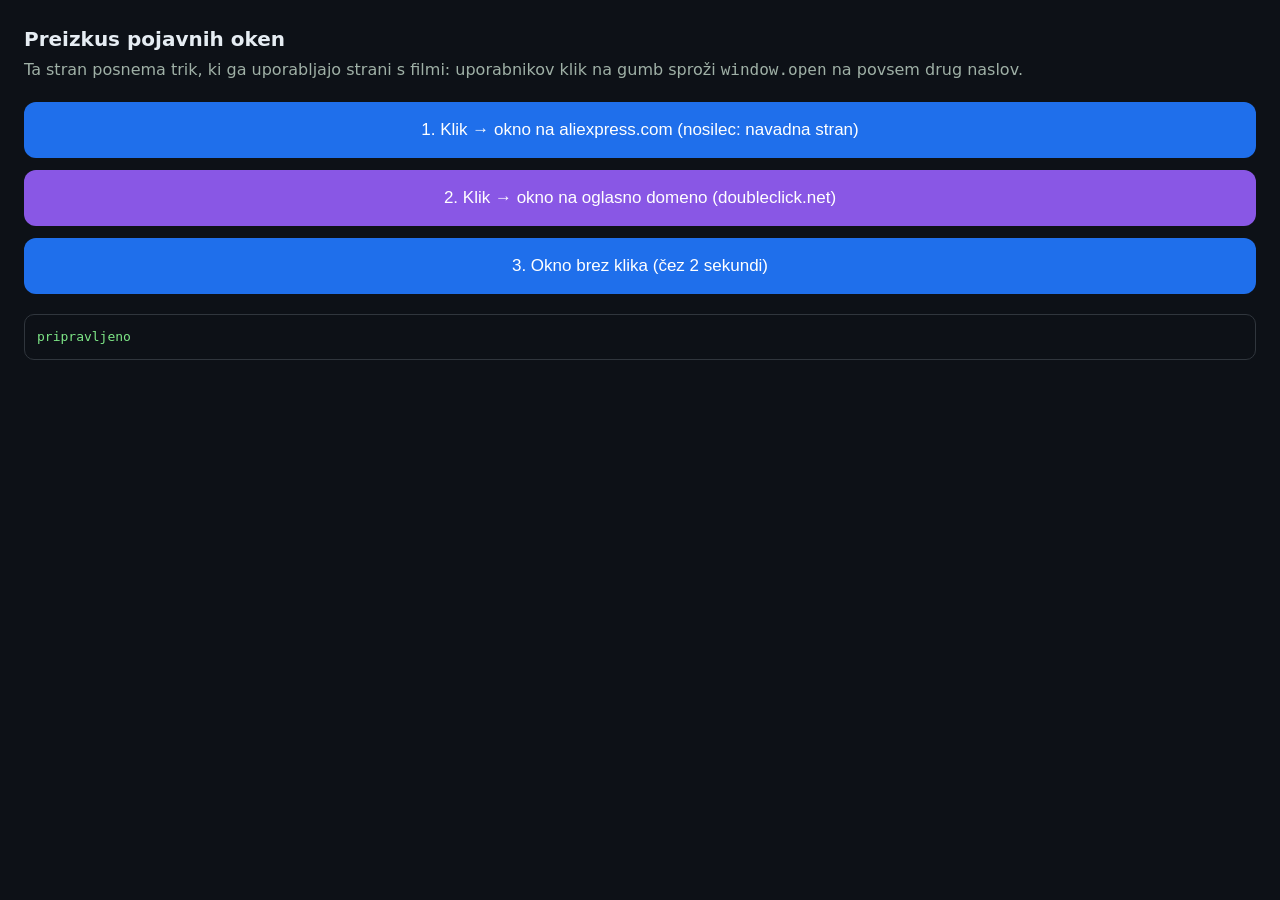
<file: tests/vzorci/popup.html>
<!doctype html>
<html lang="sl">
<head>
<meta charset="utf-8">
<meta name="viewport" content="width=device-width,initial-scale=1">
<title>Preizkus pojavnih oken</title>
<style>
  body{background:#0d1117;color:#e6edf3;font:16px/1.5 system-ui,sans-serif;margin:0;padding:24px}
  h1{font-size:20px;margin:0 0 4px}
  p{color:#9fb0a6;margin:0 0 20px}
  button{display:block;width:100%;margin:12px 0;padding:18px;font-size:17px;border:0;border-radius:12px;
         background:#1f6feb;color:#fff}
  button.oglas{background:#8957e5}
  #dnevnik{margin-top:20px;padding:12px;border:1px solid #30363d;border-radius:10px;
           white-space:pre-wrap;font-family:ui-monospace,monospace;font-size:13px;color:#7ee787}
</style>
</head>
<body>
<h1>Preizkus pojavnih oken</h1>
<p>Ta stran posnema trik, ki ga uporabljajo strani s filmi: uporabnikov klik na gumb
sproži <code>window.open</code> na povsem drug naslov.</p>

<button id="navaden">1. Klik → okno na aliexpress.com (nosilec: navadna stran)</button>
<button id="oglasni" class="oglas">2. Klik → okno na oglasno domeno (doubleclick.net)</button>
<button id="brezklika">3. Okno brez klika (čez 2 sekundi)</button>

<div id="dnevnik">pripravljeno</div>

<script>
  var dnevnik = document.getElementById('dnevnik');
  function zapisi(besedilo) {
    dnevnik.textContent += "\n" + besedilo;
  }
  function poskusi(ime, naslov) {
    var okno = window.open(naslov, '_blank');
    zapisi(ime + ": window.open -> " + (okno ? "vrnjeno okno" : "null"));
  }
  document.getElementById('navaden').addEventListener('click', function () {
    poskusi("navadna domena", "https://www.aliexpress.com/item/1005006000000.html");
  });
  document.getElementById('oglasni').addEventListener('click', function () {
    poskusi("oglasna domena", "https://doubleclick.net/pagead/ads?preizkus=1");
  });
  document.getElementById('brezklika').addEventListener('click', function () {
    zapisi("cez 2 s poskusim brez uporabnikovega klika ...");
    setTimeout(function () {
      poskusi("brez klika", "https://www.aliexpress.com/item/1005006000001.html");
    }, 2000);
  });
</script>
</body>
</html>
</file>
<file: assets/link/link.css>
/* Safeer Link — vgrajen zaslon v brskalniku.
   Barve so iste kot v Safeerju: temna podlaga, zelena poteza. */

:root {
  --ozadje: #090d15;
  --plosca: #111924;
  --ploscaSvetla: #151e2a;
  --crta: #29333d;
  --besedilo: #f0f4f3;
  --medlo: #b0bdc4;
  --zelena: #54d6a5;
  --zelenaTemna: #06231a;
  --rumena: #f5b642;
  --siva: #5c6b80;
  --rdeca: #f87171;
}

* { box-sizing: border-box; -webkit-tap-highlight-color: transparent; }

/* Atribut hidden mora premagati display iz sloga, sicer "skriti" gumbi ostanejo vidni. */
[hidden] { display: none !important; }

html, body {
  margin: 0;
  padding: 0;
  background: var(--ozadje);
  color: var(--besedilo);
  font-family: system-ui, -apple-system, "Segoe UI", Roboto, sans-serif;
  font-size: 16px;
  line-height: 1.5;
}

body { padding-bottom: 28px; }

/* ---------- glava ---------- */

.glava {
  display: flex;
  align-items: center;
  justify-content: space-between;
  gap: 12px;
  padding: 18px 18px 12px;
  position: sticky;
  top: 0;
  background: linear-gradient(var(--ozadje) 70%, transparent);
  z-index: 5;
}

.znak { display: flex; align-items: center; gap: 12px; min-width: 0; }
.logo { font-size: 30px; line-height: 1; }
.glava h1 { font-size: 21px; margin: 0; letter-spacing: -0.01em; }
.glava p { margin: 2px 0 0; font-size: 13px; color: var(--medlo); }

/* Stanje je barva, ne stavek: pika pove na prvi pogled, ali je vse v redu. */
.stanjeVrstica { display: flex; align-items: center; gap: 7px; }

.pika {
  flex: none;
  width: 9px;
  height: 9px;
  border-radius: 50%;
  background: var(--siva);
  box-shadow: 0 0 0 3px rgba(92, 107, 128, .18);
}

.pika.zelena {
  background: var(--zelena);
  box-shadow: 0 0 0 3px rgba(16, 185, 129, .2);
}

.pika.rumena {
  background: var(--rumena);
  box-shadow: 0 0 0 3px rgba(245, 182, 66, .2);
  animation: utrip 1.8s ease-in-out infinite;
}

@keyframes utrip {
  0%, 100% { opacity: 1; }
  50% { opacity: .45; }
}

@media (prefers-reduced-motion: reduce) {
  .pika.rumena { animation: none; }
}

.zapri {
  flex: none;
  width: 40px; height: 40px;
  border-radius: 50%;
  border: 1px solid var(--crta);
  background: var(--plosca);
  color: var(--besedilo);
  font-size: 17px;
}

/* ---------- zavihki ---------- */

.zavihki {
  display: flex;
  gap: 8px;
  padding: 0 18px 10px;
  overflow-x: auto;
}

.zavihek {
  flex: none;
  padding: 9px 16px;
  border-radius: 999px;
  border: 1px solid var(--crta);
  background: var(--plosca);
  color: var(--medlo);
  font-size: 14px;
}

.zavihek.izbran {
  background: var(--zelena);
  border-color: var(--zelena);
  color: var(--zelenaTemna);
  font-weight: 600;
}

/* ---------- vsebina ---------- */

main { padding: 0 18px; }

.kartica {
  background: var(--plosca);
  border: 1px solid var(--crta);
  border-radius: 16px;
  padding: 22px;
}

.kartica.tesno { padding: 14px 16px; margin-bottom: 14px; }
.kartica.sredina { text-align: center; margin-top: 12px; }

.velikaIkona { font-size: 44px; margin-bottom: 6px; }

h2 { font-size: 18px; margin: 0 0 8px; }

.pojasnilo { color: var(--medlo); font-size: 14px; margin: 0 0 12px; }
.pojasnilo.drobno { font-size: 13px; }
.poudarek { color: var(--besedilo); }
.opomba { color: var(--medlo); font-size: 13px; margin: 10px 0 0; min-height: 1em; }
.oznaka { color: var(--medlo); font-size: 12px; text-transform: uppercase; letter-spacing: .06em; margin: 0 0 4px; }

button.glavni, button.drugotni {
  display: block;
  width: 100%;
  margin-top: 14px;
  padding: 15px;
  border: 0;
  border-radius: 12px;
  font-size: 16px;
  font-weight: 600;
}

button.glavni { background: var(--zelena); color: var(--zelenaTemna); }
button.drugotni { background: var(--ploscaSvetla); color: var(--besedilo); border: 1px solid var(--crta); }
button[disabled] { opacity: .5; }

/* Tanek drugotni gumb za redka dejanja (npr. Pozabi to napravo). */
button.drugotni.tanek {
  margin-top: 16px;
  padding: 11px;
  font-size: 14px;
  font-weight: 500;
  color: var(--medlo);
}
button.drugotni.tanek:hover { color: var(--besedilo); }

.vrsticaGlave { display: flex; align-items: center; justify-content: space-between; }
.drobniGumb {
  padding: 7px 13px;
  border-radius: 999px;
  border: 1px solid var(--crta);
  background: var(--plosca);
  color: var(--medlo);
  font-size: 13px;
}

.panel { margin-bottom: 26px; }

/* ---------- seznam naprav ---------- */

.seznam { list-style: none; margin: 12px 0 0; padding: 0; }

.seznam li {
  display: flex;
  align-items: center;
  gap: 12px;
  background: var(--plosca);
  border: 1px solid var(--crta);
  border-radius: 14px;
  padding: 14px 16px;
  margin-bottom: 10px;
}

.seznam li .ikona { font-size: 22px; flex: none; }
.seznam li .telo { flex: 1; min-width: 0; }
.seznam li .ime { font-size: 15px; }
.seznam li .pod { font-size: 12px; color: var(--medlo); }

.znacka {
  flex: none;
  font-size: 11px;
  padding: 4px 9px;
  border-radius: 999px;
  border: 1px solid var(--crta);
  color: var(--medlo);
}

.znacka.zivo { color: var(--zelena); border-color: rgba(16, 185, 129, .45); }
.znacka.opozorilo { color: var(--rumena); border-color: rgba(245, 182, 66, .45); }

.seznam li.klikljiv { border-color: rgba(16, 185, 129, .35); }

/* ---------- koda ---------- */

.koda { margin-top: 16px; }

.stevilke {
  font-family: ui-monospace, monospace;
  font-size: 34px;
  letter-spacing: .18em;
  padding: 14px 0;
  background: var(--ploscaSvetla);
  border-radius: 12px;
}

/* ---------- predvajalnik ---------- */

.predvajalnik {
  margin-top: 18px;
  background: var(--plosca);
  border: 1px solid var(--crta);
  border-radius: 16px;
  padding: 16px;
}

.naslovStrani {
  margin: 0;
  font-size: 15px;
  overflow: hidden;
  text-overflow: ellipsis;
  white-space: nowrap;
}

.urlStrani {
  margin: 2px 0 0;
  font-size: 12px;
  color: var(--medlo);
  overflow: hidden;
  text-overflow: ellipsis;
  white-space: nowrap;
}

.crta { height: 4px; background: var(--ploscaSvetla); border-radius: 999px; margin: 12px 0 6px; }
.crtaNapolnjena { height: 100%; width: 0; background: var(--zelena); border-radius: 999px; }
.cas { margin: 0; font-size: 12px; color: var(--medlo); }

.tipke { display: flex; gap: 8px; margin-top: 12px; flex-wrap: wrap; }
.tipke button {
  flex: 1 1 calc(50% - 8px);
  padding: 12px 8px;
  border-radius: 10px;
  border: 1px solid var(--crta);
  background: var(--ploscaSvetla);
  color: var(--besedilo);
  font-size: 14px;
}

/* ---------- televizor: daljinec potrebuje viden fokus ---------- */

@media (min-width: 900px) {
  body { font-size: 18px; }
  .stevilke { font-size: 46px; }
}

button:focus, .seznam li:focus {
  outline: 3px solid var(--zelena);
  outline-offset: 2px;
}

/* Glavnemu gumbu podlage ne spreminjamo: napis na njem je temen. */
.drugotni:focus, .drobniGumb:focus, .tipke button:focus {
  background: var(--ploscaSvetla);
}


/* Cakajoca prijava: ime naprave, koda in dve tipki. Koda je velika, ker jo uporabnik
   primerja s tisto na telefonu -- to je edini korak, ki mora biti bran z dveh metrov. */
.seznam li.prijava {
  display: block;
  padding: 16px 18px;
}
.seznam li.prijava .stevilke {
  margin: 10px 0 12px;
}
.seznam li.prijava .tipke {
  display: flex;
  gap: 10px;
}
.seznam li.prijava .tipke button {
  flex: 1;
}
.tuSredisce {
  margin-top: 18px;
  padding-top: 16px;
  border-top: 1px solid rgba(255, 255, 255, 0.12);
}


/* Vklop in izklop stojita drug ob drugem: obe moznosti sta vidni hkrati, da ni treba
   iskati, kje se stvar ugasne. */
.stikaloVrstica {
  display: flex;
  gap: 10px;
  margin-top: 12px;
}
.stikaloVrstica button.glavni,
.stikaloVrstica button.drugotni {
  flex: 1;
  margin-top: 0;
}
.stikaloVrstica button[disabled] {
  opacity: .45;
}

/* ---------- opozorilo za javna omrezja (vedno na dnu) ---------- */

.opozoriloWifi {
  margin: 18px 0 28px;
  padding: 16px 18px;
  border: 1px solid var(--crta);
  border-left: 4px solid #f59e0b;
  border-radius: 12px;
  background: var(--ploscaSvetla);
}

.wifiNaslov {
  margin: 0 0 8px;
  font-weight: 600;
  color: var(--besedilo);
  display: flex;
  gap: 10px;
  align-items: flex-start;
}

.wifiIkona { flex: 0 0 auto; }

.wifiOpis {
  margin: 0;
  line-height: 1.5;
  color: var(--medlo);
}

/* ---------- vnos kode, ki jo pokaze gostitelj ---------- */

.vnosStevilke {
  width: 100%;
  box-sizing: border-box;
  font-family: ui-monospace, monospace;
  font-size: 34px;
  letter-spacing: .18em;
  text-align: center;
  padding: 14px 0;
  margin: 4px 0 12px;
  color: var(--besedilo);
  background: var(--ploscaSvetla);
  border: 1px solid var(--crta);
  border-radius: 12px;
}

.vnosStevilke:focus {
  outline: 3px solid var(--zelena);
  outline-offset: 2px;
}

/* ---------- deljenje z napravo ---------- */

.izbire {
  display: flex;
  gap: 10px;
  margin: 10px 0 6px;
}
.izbire .izbira {
  flex: 1;
  padding: 14px 6px;
  font-size: 15px;
  color: var(--besedilo);
  background: var(--ploscaSvetla);
  border: 1px solid var(--crta);
  border-radius: 12px;
}
.izbire .izbira.izbrana {
  border-color: var(--zelena);
  box-shadow: 0 0 0 2px var(--zelena) inset;
}
.izbire .izbira:focus {
  outline: 3px solid var(--zelena);
  outline-offset: 2px;
}
.vnosBesedila {
  width: 100%;
  box-sizing: border-box;
  font: inherit;
  font-size: 16px;
  padding: 12px;
  margin: 6px 0 10px;
  color: var(--besedilo);
  background: var(--ploscaSvetla);
  border: 1px solid var(--crta);
  border-radius: 12px;
  resize: vertical;
}
.vnosBesedila:focus {
  outline: 3px solid var(--zelena);
  outline-offset: 2px;
}
.panel.zaslonTece {
  border-left: 4px solid var(--zelena);
  padding-left: 14px;
}
.panel.zaslonTece .oznaka {
  font-size: 15px;
  margin-bottom: 8px;
}

.gumbiGlave { display: flex; gap: 8px; }
.preimenuj { display: flex; gap: 8px; margin: 6px 0 10px; }
.preimenuj .vnosImena {
  flex: 1;
  min-width: 0;
  font: inherit;
  font-size: 16px;
  padding: 10px 12px;
  color: var(--besedilo);
  background: var(--ploscaSvetla);
  border: 1px solid var(--crta);
  border-radius: 12px;
}
.preimenuj .vnosImena:focus { outline: 3px solid var(--zelena); outline-offset: 2px; }
.preimenuj button.drugotni { display: inline-block; width: auto; margin-top: 0; flex: 0 0 auto; padding: 11px 16px; white-space: nowrap; }
.izbire .izbira[disabled] { opacity: .45; }
.znacka.rumenaZnacka { color: #f59e0b; border-color: rgba(245, 158, 11, .5); }

/* ---------- crtne ikone (namesto emojijev), iste kot na safeer.si ---------- */
svg[aria-hidden] { display: inline-block; fill: none; stroke: currentColor; stroke-width: 1.8; stroke-linecap: round; stroke-linejoin: round; vertical-align: -3px; }
.ikona svg { width: 22px; height: 22px; color: var(--zelena); vertical-align: middle; }
.logo svg { width: 28px; height: 28px; color: var(--zelena); }
.velikaIkona svg { width: 46px; height: 46px; color: var(--zelena); }
.izbire .izbira svg { width: 18px; height: 18px; margin-right: 6px; }
.tipke button svg { width: 16px; height: 16px; margin-right: 6px; }
.panel.zaslonTece .oznaka svg { width: 18px; height: 18px; color: var(--zelena); }
.wifiIkona svg { width: 18px; height: 18px; color: var(--rumena); }

/* Televizor: opozorilo, da Safeer brez dovoljenja za prekrivanje ne pride sam v ospredje. */
.panel.opozoriloOspredje { border-left: 4px solid var(--rumena); padding-left: 14px; }
.panel.opozoriloOspredje .pojasnilo { margin-bottom: 4px; }
.panel.opozoriloOspredje button.drugotni.tanek { margin-top: 8px; }
</file>
<file: assets/link/daljinec.css>
/* Safeer Control — daljinec v Safeer Linku.
   Iste barve in oblike kot link.css; tu je samo tisto, kar potrebuje daljinec.
   Ista datoteka je v brskalniku za telefon, televizor in Linux. */

.daljinec { padding-bottom: 8px; }

/* ---------- glava daljinca ---------- */

.daljinecGlava {
  display: flex;
  align-items: center;
  gap: 12px;
  margin: 4px 0 14px;
}
.daljinecNazaj, .daljinecPosnetekGumb {
  flex: none;
  width: 44px; height: 44px;
  border-radius: 50%;
  border: 1px solid var(--crta);
  background: var(--plosca);
  color: var(--besedilo);
  display: inline-flex; align-items: center; justify-content: center;
}
.daljinecNazaj svg, .daljinecPosnetekGumb svg { width: 22px; height: 22px; }
.daljinecPosnetekGumb.vklopljen { border-color: var(--zelena); color: var(--zelena); }
.daljinecNaprava { flex: 1; min-width: 0; }
.daljinecNaprava h2 { margin: 0; font-size: 20px; white-space: nowrap; overflow: hidden; text-overflow: ellipsis; }
.daljinecNaprava .oznaka { margin: 0; }
.daljinecStanje {
  margin: 2px 0 0;
  font-size: 13px;
  color: var(--medlo);
  white-space: nowrap; overflow: hidden; text-overflow: ellipsis;
}
.daljinecStanje.napaka { color: var(--rumena); }
.daljinecSredisce {
  margin: 2px 0 0;
  font-size: 12px;
  color: var(--zelena);
  white-space: nowrap; overflow: hidden; text-overflow: ellipsis;
}

/* ---------- posnetek zaslona ---------- */

.daljinecPosnetek {
  background: var(--plosca);
  border: 1px solid var(--crta);
  border-radius: 16px;
  padding: 10px;
  margin-bottom: 14px;
}
.daljinecPosnetek img {
  display: block;
  width: 100%;
  border-radius: 10px;
  background: #000;
  min-height: 60px;
}
.daljinecPosnetekVrstica {
  display: flex; align-items: center; justify-content: space-between; gap: 10px;
  margin-top: 8px;
}
.daljinecPosnetekVrstica .opomba { margin: 0; }
.daljinecStikalo { display: inline-flex; align-items: center; gap: 6px; font-size: 13px; color: var(--medlo); }
.daljinecStikalo input { accent-color: var(--zelena); width: 18px; height: 18px; }

/* ---------- glas ---------- */

.daljinecGlas {
  text-align: center;
  background: var(--plosca);
  border: 1px solid var(--crta);
  border-radius: 20px;
  padding: 18px 16px 14px;
  margin-bottom: 14px;
}
.mikrofon {
  width: 86px; height: 86px;
  border-radius: 50%;
  border: 0;
  background: var(--zelena);
  color: var(--zelenaTemna);
  display: inline-flex; align-items: center; justify-content: center;
  box-shadow: 0 0 0 0 rgba(84, 214, 165, .45);
  transition: transform .15s ease, box-shadow .2s ease;
}
.mikrofon svg { width: 38px; height: 38px; stroke-width: 2; }
.mikrofon:active { transform: scale(.95); }
.mikrofon.poslusam {
  animation: mikrofonUtrip 1.4s ease-out infinite;
}
.mikrofon.obdelujem { background: var(--rumena); animation: none; }
.mikrofon[disabled] { opacity: .35; }
@keyframes mikrofonUtrip {
  0% { box-shadow: 0 0 0 0 rgba(84, 214, 165, .55); }
  70% { box-shadow: 0 0 0 22px rgba(84, 214, 165, 0); }
  100% { box-shadow: 0 0 0 0 rgba(84, 214, 165, 0); }
}
@media (prefers-reduced-motion: reduce) {
  .mikrofon.poslusam { animation: none; box-shadow: 0 0 0 6px rgba(84, 214, 165, .35); }
}
.daljinecSliseno {
  margin: 12px 0 0;
  font-size: 16px;
  min-height: 1.5em;
  color: var(--besedilo);
}
.daljinecSliseno.namig { color: var(--medlo); font-size: 14px; }
.daljinecOdgovor {
  margin: 4px 0 0;
  font-size: 14px;
  min-height: 1.5em;
  color: var(--zelena);
}
.daljinecOdgovor.napaka { color: var(--rumena); }

.daljinecVnos {
  display: flex; gap: 8px;
  margin-top: 12px;
}
.daljinecVnos input {
  flex: 1; min-width: 0;
  font: inherit; font-size: 16px;
  padding: 11px 14px;
  color: var(--besedilo);
  background: var(--ploscaSvetla);
  border: 1px solid var(--crta);
  border-radius: 999px;
}
.daljinecVnos input:focus { outline: 3px solid var(--zelena); outline-offset: 2px; }
.daljinecPoslji {
  flex: none;
  width: 46px; height: 46px;
  border-radius: 50%;
  border: 1px solid var(--crta);
  background: var(--ploscaSvetla);
  color: var(--besedilo);
  display: inline-flex; align-items: center; justify-content: center;
}
.daljinecPoslji svg { width: 20px; height: 20px; }

/* ---------- tipke ---------- */

.daljinecTipke {
  background: var(--plosca);
  border: 1px solid var(--crta);
  border-radius: 20px;
  padding: 14px;
  margin-bottom: 14px;
}
.daljinecVrsta {
  display: grid;
  grid-template-columns: repeat(4, 1fr);
  gap: 8px;
}
.daljinecVrsta.drsenje { margin-top: 14px; }
.dTipka {
  display: flex; flex-direction: column; align-items: center; justify-content: center; gap: 4px;
  padding: 10px 4px;
  border-radius: 12px;
  border: 1px solid var(--crta);
  background: var(--ploscaSvetla);
  color: var(--besedilo);
  font-size: 12px;
  min-height: 60px;
}
.dTipka svg { width: 22px; height: 22px; margin: 0; }
.dTipka:active, .dpadTipka:active, .glasnostTipka:active { background: var(--zelena); color: var(--zelenaTemna); }
.dTipka.utrip, .dpadTipka.utrip, .glasnostTipka.utrip { background: var(--zelena); color: var(--zelenaTemna); }

.daljinecSredina {
  display: grid;
  grid-template-columns: 1fr auto;
  gap: 16px;
  align-items: center;
  margin-top: 14px;
}

/* Smerni kriz: krog iz petih tipk. */
.dpad {
  position: relative;
  width: 100%;
  max-width: 220px;
  aspect-ratio: 1 / 1;
  margin: 0 auto;
  border-radius: 50%;
  background: var(--ploscaSvetla);
  border: 1px solid var(--crta);
}
.dpadTipka {
  position: absolute;
  width: 30%; height: 30%;
  border: 0;
  border-radius: 50%;
  background: transparent;
  color: var(--besedilo);
  display: inline-flex; align-items: center; justify-content: center;
  font-size: 16px; font-weight: 700;
}
.dpadTipka svg { width: 60%; height: 60%; stroke-width: 2.2; }
.dpadTipka.gor { top: 3%; left: 35%; }
.dpadTipka.dol { bottom: 3%; left: 35%; }
.dpadTipka.levo { left: 3%; top: 35%; }
.dpadTipka.desno { right: 3%; top: 35%; }
.dpadTipka.ok {
  top: 32%; left: 32%;
  width: 36%; height: 36%;
  background: var(--zelena);
  color: var(--zelenaTemna);
  box-shadow: 0 0 0 4px var(--plosca);
}
.dpadTipka:focus { outline: 3px solid var(--zelena); outline-offset: -2px; }
.dpadTipka.ok:focus { outline-color: var(--besedilo); }

/* Glasnost: navpicno, kot na daljincu. */
.glasnost {
  display: flex; flex-direction: column; align-items: center; gap: 8px;
  padding: 8px 6px;
  border-radius: 999px;
  background: var(--ploscaSvetla);
  border: 1px solid var(--crta);
}
.glasnostTipka {
  width: 44px; height: 44px;
  border-radius: 50%;
  border: 0;
  background: var(--plosca);
  color: var(--besedilo);
  display: inline-flex; align-items: center; justify-content: center;
}
.glasnostTipka svg { width: 20px; height: 20px; stroke-width: 2.2; }
.glasnostTipka.utisaj.utisano { color: var(--rumena); }
.glasnostStolpec {
  width: 6px; height: 54px;
  border-radius: 999px;
  background: var(--plosca);
  position: relative; overflow: hidden;
}
.glasnostRaven {
  position: absolute; left: 0; right: 0; bottom: 0;
  height: 0;
  background: var(--zelena);
  transition: height .2s ease;
}
.glasnostVrednost { font-size: 12px; color: var(--medlo); min-width: 2.2em; text-align: center; }

/* ---------- aplikacije ---------- */

.aplikacije {
  display: grid;
  grid-template-columns: repeat(auto-fill, minmax(84px, 1fr));
  gap: 10px;
  margin-top: 12px;
}
.aplikacija {
  display: flex; flex-direction: column; align-items: center; gap: 6px;
  padding: 10px 6px;
  border-radius: 14px;
  border: 1px solid var(--crta);
  background: var(--plosca);
  color: var(--besedilo);
  font-size: 12px;
  line-height: 1.2;
  text-align: center;
}
.aplikacija img, .aplikacija .aplikacijaZnak {
  width: 44px; height: 44px;
  border-radius: 12px;
  background: var(--ploscaSvetla);
  object-fit: cover;
}
.aplikacija .aplikacijaZnak {
  display: inline-flex; align-items: center; justify-content: center;
  font-size: 18px; font-weight: 700; color: var(--zelena);
}
.aplikacija span { display: block; max-width: 100%; overflow: hidden; text-overflow: ellipsis; white-space: nowrap; }
.aplikacija:active { border-color: var(--zelena); }
.aplikacija.utrip { border-color: var(--zelena); box-shadow: 0 0 0 2px var(--zelena) inset; }

.daljinecVec summary {
  cursor: pointer;
  color: var(--medlo);
  font-size: 14px;
  padding: 6px 0;
}
.daljinecVec .tipke button { flex: 1 1 100%; }

/* Televizor / velik zaslon: daljinec v dveh stolpcih, vecje tipke za daljinec. */
@media (min-width: 900px) {
  .daljinec { max-width: 1100px; margin: 0 auto; }
  .daljinecTipke { padding: 20px; }
  .dpad { max-width: 260px; }
  .dTipka { font-size: 14px; min-height: 72px; }
  .aplikacije { grid-template-columns: repeat(auto-fill, minmax(110px, 1fr)); }
  .aplikacija img, .aplikacija .aplikacijaZnak { width: 56px; height: 56px; }
}
</file>
<file: assets/safeer-home.css>
body{background:#11141c;background-image:radial-gradient(ellipse at 50% 0,rgba(150,177,255,.08),transparent 65%);color:#e8edf9;padding:22px 18px 32px}.container{max-width:940px;gap:22px}
.shield-card{background:#1b202d;border-color:#39455d;backdrop-filter:none;-webkit-backdrop-filter:none;box-shadow:none;padding:16px;border-radius:20px}.shield-header{flex-wrap:wrap;gap:14px}.shield-header>div:last-child{flex-wrap:wrap}.shield-title{font-size:21px;gap:10px;font-weight:650}.safeer-logo{border-radius:12px}.shield-badge{color:#b5d4bd;background:#2a3650;border:1px solid #475878}.mob-lang-toggle{flex-wrap:wrap}.mob-lang-opt{min-width:32px;min-height:32px;display:inline-flex;justify-content:center;align-items:center}.mob-lang-opt.active{background:#b8caff;color:#142447}.stats-grid{grid-template-columns:1fr 1fr;border-top:1px solid #39455d;padding-top:14px;gap:12px}.stat-val.ads,.stat-val.data{color:#b8caff;font-size:23px}.stat-lbl{color:#afbbd3;font-size:12px}
.clock-widget{padding:8px 0}.clock-time{font-size:48px;font-weight:350;letter-spacing:-2px;color:#e8edf9;background:none;-webkit-text-fill-color:#e8edf9}.clock-date{color:#afbbd3;font-size:14px}
.search-bar-wrapper{min-height:60px;border-radius:17px;background:#202737;border:1px solid #52668c;box-shadow:none}.search-bar-wrapper:focus-within{border-color:#b8caff;box-shadow:0 0 0 3px #b8caff22}.search-input{min-width:0;font-size:17px;user-select:text}.search-input::placeholder{color:#afbbd3}.search-btn{background:#b8caff;color:#142447;border-radius:12px;min-width:44px;min-height:44px}.engine-chips{flex-wrap:wrap;gap:8px}.engine-chip{min-height:40px;background:#1b202d;border-color:#435571;color:#becbe0}.engine-chip.active{background:#2d4064;color:#cfdbff;border-color:#8fba76}
.section-header{gap:12px;flex-wrap:wrap}.section-title{color:#e8edf9;font-size:16px}.section-edit-btn{min-height:44px;background:#202737;color:#b8caff;border:1px solid #475878;border-radius:10px;font-size:13px}.favorites-grid{width:100%;grid-template-columns:repeat(3,minmax(0,1fr));gap:12px}.favorite-tile{font:inherit;color:#e8edf9;background:#1b202d;border:1px solid #39455d;border-radius:16px;padding:14px 6px;min-width:0;min-height:108px;display:flex;flex-direction:column;align-items:center;justify-content:center;gap:10px}.tile-icon-wrapper{width:40px;height:40px;background:#2c3850!important;border:0!important;box-shadow:none;color:#b8caff!important;font-size:24px;border-radius:12px}.tile-name{max-width:100%;font-size:12px;color:#e0e8fa;overflow-wrap:anywhere}.favorite-edit-wrap{position:relative;min-width:0}.favorite-edit-wrap>.favorite-tile{width:100%;height:100%}.tile-delete-btn{min-width:40px;min-height:40px;z-index:2}.footer-badge{background:transparent;color:#aab8ce;border:0;font-size:11px;text-align:center}.pulse-dot{display:none}button:focus-visible,a:focus-visible{outline:3px solid #b8caff;outline-offset:3px}
@media(min-width:600px){body{padding:32px}.container{gap:28px}.shield-header{flex-wrap:nowrap}.stats-grid{display:flex;gap:44px}.stat-box{text-align:left}.clock-time{font-size:60px}.favorites-grid{grid-template-columns:repeat(4,minmax(0,1fr));gap:16px}.favorite-tile{min-height:138px}.tile-name{font-size:15px}.tile-icon-wrapper{width:48px;height:48px}.search-bar-wrapper{min-height:68px}.section-title{font-size:20px}}
@media(min-width:840px){.favorites-grid{grid-template-columns:repeat(6,minmax(0,1fr))}}
@media(prefers-reduced-motion:reduce){*{animation:none!important;transition:none!important}}
.search-btn{box-shadow:none}.section-title{text-transform:none;letter-spacing:0}.clock-widget{margin:0;padding:4px 0}.clock-time{font-weight:400}
</file>
